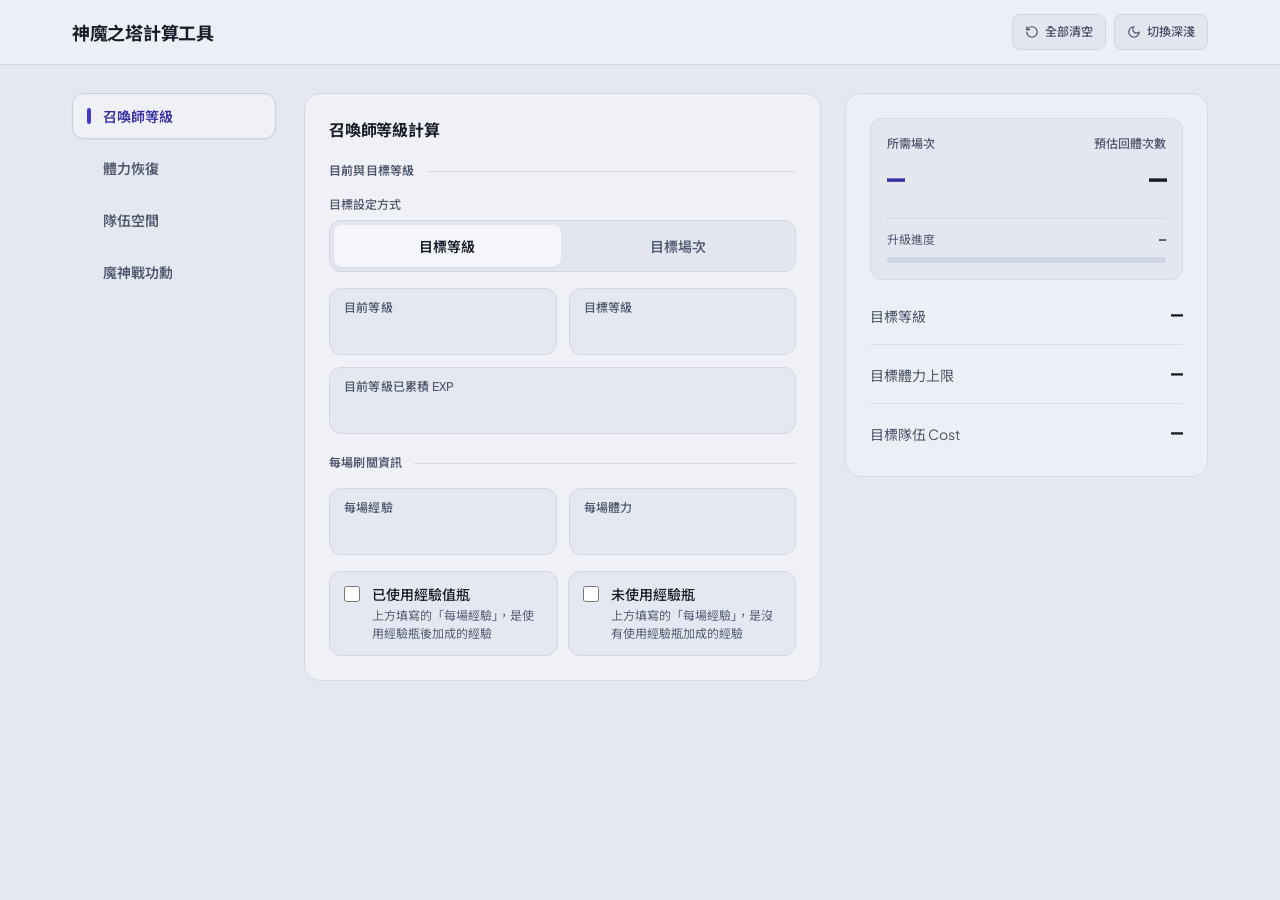
<file: index.html>
<!doctype html>
<html lang="zh-Hant">
<head>
  <meta charset="utf-8" />
  <meta name="viewport" content="width=device-width, initial-scale=1.0, viewport-fit=cover" />
  <meta name="description" content="神魔之塔召喚師等級、體力恢復與魔神戰功勳計算工具。" />
  <title>神魔之塔計算工具</title>
  <link rel="preconnect" href="https://fonts.googleapis.com" />
  <link rel="preconnect" href="https://fonts.gstatic.com" crossorigin />
  <link
    href="https://fonts.googleapis.com/css2?family=JetBrains+Mono:wght@500;600&family=Noto+Sans+TC:wght@400;500;600;700&family=Plus+Jakarta+Sans:wght@500;600;700&display=swap"
    rel="stylesheet"
  />
  <link rel="stylesheet" href="style.css?v=7" />
</head>
<body>
  <header class="topbar">
    <div class="topbar-inner">
      <h1 class="title">神魔之塔計算工具</h1>
      <div class="actions">
        <button id="resetAll" type="button" class="action-btn">
          <svg class="btn-icon" viewBox="0 0 24 24" fill="none" stroke="currentColor" stroke-width="2" stroke-linecap="round" stroke-linejoin="round" aria-hidden="true">
            <path d="M3 12a9 9 0 1 0 9-9 9.75 9.75 0 0 0-6.74 2.74L3 8" />
            <path d="M3 3v5h5" />
          </svg>
          <span>全部清空</span>
        </button>
        <button id="theme" type="button" class="action-btn">
          <svg id="moonIcon" class="btn-icon" viewBox="0 0 24 24" fill="none" stroke="currentColor" stroke-width="2" stroke-linecap="round" stroke-linejoin="round" aria-hidden="true">
            <path d="M12 3a6 6 0 0 0 9 9 9 9 0 1 1-9-9Z" />
          </svg>
          <svg id="sunIcon" class="btn-icon" viewBox="0 0 24 24" fill="none" stroke="currentColor" stroke-width="2" stroke-linecap="round" stroke-linejoin="round" aria-hidden="true">
            <circle cx="12" cy="12" r="4" />
            <path d="M12 2v2" /><path d="M12 20v2" />
            <path d="m4.93 4.93 1.41 1.41" /><path d="m17.66 17.66 1.41 1.41" />
            <path d="M2 12h2" /><path d="M20 12h2" />
            <path d="m6.34 17.66-1.41 1.41" /><path d="m19.07 4.93-1.41 1.41" />
          </svg>
          <span>切換深淺</span>
        </button>
      </div>
    </div>
  </header>

  <div class="shell">
    <!-- Mobile & Tablet Horizontal Tool Tabs -->
    <nav class="mobile-tabs" role="tablist" aria-label="選擇計算工具">
      <button class="mobile-tab active" type="button" role="tab" aria-selected="true" aria-controls="levelToolPanel" data-tool="level">召喚師等級</button>
      <button class="mobile-tab" type="button" role="tab" aria-selected="false" aria-controls="staminaToolPanel" data-tool="stamina">體力恢復</button>
      <button class="mobile-tab" type="button" role="tab" aria-selected="false" aria-controls="teamCostToolPanel" data-tool="teamCost">隊伍空間</button>
      <button class="mobile-tab" type="button" role="tab" aria-selected="false" aria-controls="warToolPanel" data-tool="war">魔神戰功勳</button>
    </nav>

    <div class="workspace-grid">
      <!-- Desktop Left Navigation Rail -->
      <nav class="rail-tabs" role="tablist" aria-label="選擇計算工具">
        <button class="rail-tab active" type="button" role="tab" aria-selected="true" aria-controls="levelToolPanel" data-tool="level">
          <span class="rail-indicator" aria-hidden="true"></span>
          <span>召喚師等級</span>
        </button>
        <button class="rail-tab" type="button" role="tab" aria-selected="false" aria-controls="staminaToolPanel" data-tool="stamina">
          <span class="rail-indicator" aria-hidden="true"></span>
          <span>體力恢復</span>
        </button>
        <button class="rail-tab" type="button" role="tab" aria-selected="false" aria-controls="teamCostToolPanel" data-tool="teamCost">
          <span class="rail-indicator" aria-hidden="true"></span>
          <span>隊伍空間</span>
        </button>
        <button class="rail-tab" type="button" role="tab" aria-selected="false" aria-controls="warToolPanel" data-tool="war">
          <span class="rail-indicator" aria-hidden="true"></span>
          <span>魔神戰功勳</span>
        </button>
      </nav>

      <main class="panels">
        <!-- Tool 1: 召喚師等級 -->
        <section class="tool-panel" id="levelToolPanel" role="tabpanel">
          <div class="workbench" aria-label="召喚師等級計算">
            <section class="card input-card" aria-label="召喚師等級計算">
              <h2 class="card-title">召喚師等級計算</h2>

              <div class="section-block">
                <div class="section-rule">
                  <span class="section-rule-text">目前與目標等級</span>
                  <span class="section-rule-line" aria-hidden="true"></span>
                </div>

                <div class="group-wrap">
                  <div class="group-label">目標設定方式</div>
                  <div class="segmented" role="tablist" aria-label="選擇目標設定方式">
                    <button id="targetModeLevelTab" class="seg-btn active" type="button" role="tab" aria-selected="true">
                      <span class="seg-label">目標等級</span>
                    </button>
                    <button id="targetModeStageTab" class="seg-btn" type="button" role="tab" aria-selected="false">
                      <span class="seg-label">目標場次</span>
                    </button>
                  </div>
                </div>

                <div class="field-grid-2">
                  <div class="field-item">
                    <div class="field-well">
                      <label class="field-label" for="currentLevel">目前等級</label>
                      <input id="currentLevel" class="field-input font-num" type="number" placeholder=" " min="1" max="2000" step="1" inputmode="numeric" />
                    </div>
                    <div class="field-message" id="currentLevelMessage"></div>
                  </div>

                  <div class="field-item" id="targetLevelField">
                    <div class="field-well">
                      <label class="field-label" for="targetLevel">目標等級</label>
                      <input id="targetLevel" class="field-input font-num" type="number" placeholder=" " min="1" max="2000" step="1" inputmode="numeric" />
                    </div>
                    <div class="field-message" id="targetLevelMessage"></div>
                  </div>

                  <div class="field-item" id="targetStageField" hidden>
                    <div class="field-well">
                      <label class="field-label" for="targetStageCount">目標場次</label>
                      <input id="targetStageCount" class="field-input font-num" type="number" placeholder=" " min="0" step="1" inputmode="numeric" />
                    </div>
                    <div class="field-message" id="targetStageCountMessage"></div>
                  </div>

                  <div class="field-item span-2">
                    <div class="field-well">
                      <label class="field-label" for="currentExp">目前等級已累積 EXP</label>
                      <input id="currentExp" class="field-input font-num" type="number" placeholder=" " min="0" step="1" inputmode="numeric" />
                    </div>
                    <div class="field-message" id="currentExpMessage"></div>
                  </div>
                </div>
              </div>

              <div class="section-block">
                <div class="section-rule">
                  <span class="section-rule-text">每場刷關資訊</span>
                  <span class="section-rule-line" aria-hidden="true"></span>
                </div>

                <div class="field-grid-2">
                  <div class="field-item">
                    <div class="field-well">
                      <label class="field-label" for="stageExp">每場經驗</label>
                      <input id="stageExp" class="field-input font-num" type="number" placeholder=" " min="0" step="1" inputmode="numeric" />
                    </div>
                    <div class="field-message" id="stageExpMessage"></div>
                  </div>

                  <div class="field-item">
                    <div class="field-well">
                      <label class="field-label" for="stageStamina">每場體力</label>
                      <input id="stageStamina" class="field-input font-num" type="number" placeholder=" " min="0" step="1" inputmode="numeric" />
                    </div>
                    <div class="field-message" id="stageStaminaMessage"></div>
                  </div>
                </div>

                <div class="potion-wrap">
                  <div class="choice-grid">
                    <label class="choice-card" id="useExpPotionCard" for="useExpPotion">
                      <input id="useExpPotion" type="checkbox" />
                      <span class="choice-copy">
                        <span class="choice-title">已使用經驗值瓶</span>
                        <span class="choice-hint">上方填寫的「每場經驗」，是使用經驗瓶後加成的經驗</span>
                      </span>
                    </label>

                    <label class="choice-card" id="noExpPotionCard" for="noExpPotion">
                      <input id="noExpPotion" type="checkbox" />
                      <span class="choice-copy">
                        <span class="choice-title">未使用經驗瓶</span>
                        <span class="choice-hint">上方填寫的「每場經驗」，是沒有使用經驗瓶加成的經驗</span>
                      </span>
                    </label>
                  </div>

                  <div class="field-item" id="expPotionCountField" hidden>
                    <div class="field-well">
                      <label class="field-label" for="expPotionCount">持有經驗值瓶數量（必填）</label>
                      <input id="expPotionCount" class="field-input font-num" type="number" min="1" step="1" inputmode="numeric" placeholder="請輸入經驗值瓶數量" />
                    </div>
                    <div class="field-message" id="expPotionCountMessage"></div>
                  </div>

                  <div class="field-message" id="expPotionChoiceMessage"></div>
                </div>
              </div>
            </section>

            <aside class="card result-card" aria-label="召喚師等級計算結果" aria-live="polite">
              <div class="result-hero">
                <div class="hero-pair">
                  <div class="hero-cell">
                    <div class="hero-label" id="heroMetricLabel">所需場次</div>
                    <div class="hero-value hero-value--accent font-num" id="heroMetricValue">—</div>
                  </div>
                  <div class="hero-cell hero-cell--right">
                    <div class="hero-label">預估回體次數</div>
                    <div class="hero-value font-num" id="staminaRecoverCount">—</div>
                  </div>
                </div>

                <div class="progress-block">
                  <div class="progress-head">
                    <span class="progress-label" id="progressLabel">升級進度</span>
                    <span class="progress-pct font-num" id="currentProgress">—</span>
                  </div>
                  <div class="progress-track">
                    <div class="progress-fill" id="progressFill"></div>
                  </div>
                </div>
              </div>

              <div class="result-rows">
                <div class="result-row" id="resolvedTargetLevelRow">
                  <div class="result-row-label">目標等級</div>
                  <div class="result-row-value font-num" id="resolvedTargetLevel">—</div>
                </div>
                <div class="result-row">
                  <div class="result-row-label">目標體力上限</div>
                  <div class="result-row-value font-num" id="targetStaminaMax">—</div>
                </div>
                <div class="result-row">
                  <div class="result-row-label">目標隊伍 Cost</div>
                  <div class="result-row-value font-num" id="targetTeamCost">—</div>
                </div>
              </div>
            </aside>
          </div>
        </section>

        <!-- Tool 2: 隊伍空間 -->
        <section class="tool-panel" id="teamCostToolPanel" role="tabpanel" hidden>
          <div class="workbench" aria-label="召喚師等級與隊伍空間參考對照">
            <section class="card input-card">
              <h2 class="card-title">召喚師等級與隊伍空間參考對照</h2>
              <div class="section-block-sm">
                <div class="field-item">
                  <div class="field-well">
                    <label class="field-label" for="teamCostInput">隊伍空間 Cost</label>
                    <input id="teamCostInput" class="field-input font-num" type="number" placeholder=" " min="0" step="1" inputmode="numeric" />
                  </div>
                  <div class="field-message" id="teamCostInputMessage"></div>
                </div>
              </div>
            </section>

            <aside class="card result-card" aria-label="隊伍空間對應等級結果" aria-live="polite">
              <div class="result-hero">
                <div class="hero-label">召喚師等級</div>
                <div class="hero-value hero-value--accent font-num" id="teamCostLevelResult">—</div>
              </div>
            </aside>
          </div>
        </section>

        <!-- Tool 3: 體力恢復 -->
        <section class="tool-panel" id="staminaToolPanel" role="tabpanel" hidden>
          <div class="workbench" aria-label="體力恢復計算">
            <section class="card input-card">
              <h2 class="card-title">目前體力狀態</h2>
              <div class="section-block-sm">
                <div class="field-grid-2">
                  <div class="field-item">
                    <div class="field-well">
                      <label class="field-label" for="currentStamina">目前剩餘體力</label>
                      <input id="currentStamina" class="field-input font-num" type="number" placeholder=" " min="0" step="1" inputmode="numeric" />
                    </div>
                    <div class="field-message" id="currentStaminaMessage"></div>
                  </div>
                  <div class="field-item">
                    <div class="field-well">
                      <label class="field-label" for="currentStaminaMax">目前最大體力</label>
                      <input id="currentStaminaMax" class="field-input font-num" type="number" placeholder=" " min="1" step="1" inputmode="numeric" />
                    </div>
                    <div class="field-message" id="currentStaminaMaxMessage"></div>
                  </div>
                </div>
              </div>
            </section>

            <aside class="card result-card" aria-label="體力恢復計算結果" aria-live="polite">
              <div class="hero-stack">
                <div class="result-hero">
                  <div class="hero-label">恢復時間</div>
                  <div class="hero-value hero-value--accent font-num" id="recoveryTime">—</div>
                </div>
                <div class="result-hero">
                  <div class="hero-label">預估回滿時間</div>
                  <div class="hero-value font-num" id="staminaFullAt">—</div>
                </div>
              </div>
            </aside>
          </div>
        </section>

        <!-- Tool 4: 魔神戰功勳 -->
        <section class="tool-panel" id="warToolPanel" role="tabpanel" hidden>
          <div class="workbench" aria-label="魔神戰功勳計算">
            <section class="card input-card">
              <h2 class="card-title">魔神戰功勳計算</h2>
              <div class="section-block-sm space-y-lg">
                <div>
                  <div class="group-label">戰鬥類型</div>
                  <div class="segmented" role="tablist" aria-label="選擇魔神戰戰鬥類型">
                    <button id="warAttackTab" class="seg-btn" type="button" role="tab" aria-selected="false">
                      <span class="seg-label">進攻</span>
                      <span class="seg-meta">100 功勳／場・4 點</span>
                    </button>
                    <button id="warDefenseTab" class="seg-btn active" type="button" role="tab" aria-selected="true">
                      <span class="seg-label">防守</span>
                      <span class="seg-meta">62 功勳／場・2 點</span>
                    </button>
                  </div>
                  <select id="warType" hidden aria-hidden="true" tabindex="-1">
                    <option value="attack">進攻</option>
                    <option value="defense" selected>防守</option>
                  </select>
                </div>

                <div class="hairline-divider" aria-hidden="true"></div>

                <div class="field-grid-2">
                  <div class="field-item">
                    <div class="field-well">
                      <label class="field-label" for="warBonus">加成（%）</label>
                      <input id="warBonus" class="field-input font-num" type="number" placeholder=" " min="0" step="0.01" inputmode="decimal" />
                    </div>
                    <div class="field-message" id="warBonusMessage"></div>
                  </div>
                  <div class="field-item">
                    <div class="field-well">
                      <label class="field-label" for="warMerit">目標功勳值</label>
                      <input id="warMerit" class="field-input font-num" type="number" placeholder=" " min="0" step="1" inputmode="numeric" />
                    </div>
                    <div class="field-message" id="warMeritMessage"></div>
                  </div>
                  <div class="field-item span-2">
                    <div class="field-well">
                      <label class="field-label" for="warCountdownHours">距離結束剩餘時間（小時）</label>
                      <input id="warCountdownHours" class="field-input font-num" type="number" placeholder=" " min="0" step="0.1" inputmode="decimal" />
                    </div>
                    <div class="field-message" id="warCountdownHoursMessage"></div>
                  </div>
                </div>
              </div>
            </section>

            <aside class="card result-card" aria-label="魔神戰功勳計算結果" aria-live="polite">
              <div class="result-hero">
                <div class="hero-pair">
                  <div class="hero-cell">
                    <div class="hero-label">需吃石次數</div>
                    <div class="hero-value hero-value--accent font-num" id="warStoneCount">—</div>
                    <div class="hero-note">每顆魔法石回復 8 點</div>
                  </div>
                  <div class="hero-cell hero-cell--right">
                    <div class="hero-label">所需場次</div>
                    <div class="hero-value font-num" id="warStageCount">—</div>
                  </div>
                </div>
              </div>

              <div class="result-rows">
                <div class="result-row">
                  <div class="result-row-label">單場功勳（含加成）</div>
                  <div class="result-row-value font-num" id="warMeritPerBattle">—</div>
                </div>
                <div class="result-row">
                  <div class="result-row-label">總共消耗點數</div>
                  <div class="result-row-value font-num" id="warPointCost">—</div>
                </div>
                <div class="result-row">
                  <div>
                    <div class="result-row-label">自然回復點數</div>
                    <div class="result-row-note">跨日給予每日 16 點</div>
                  </div>
                  <div class="result-row-value font-num" id="warFreePoints">—</div>
                </div>
                <div class="result-row">
                  <div class="result-row-label">預計結束時間</div>
                  <div class="result-row-value font-num" id="warCountdownEnd">—</div>
                </div>
              </div>
            </aside>
          </div>
        </section>
      </main>
    </div>
  </div>

  <script type="module" src="app.js"></script>
</body>
</html>
</file>
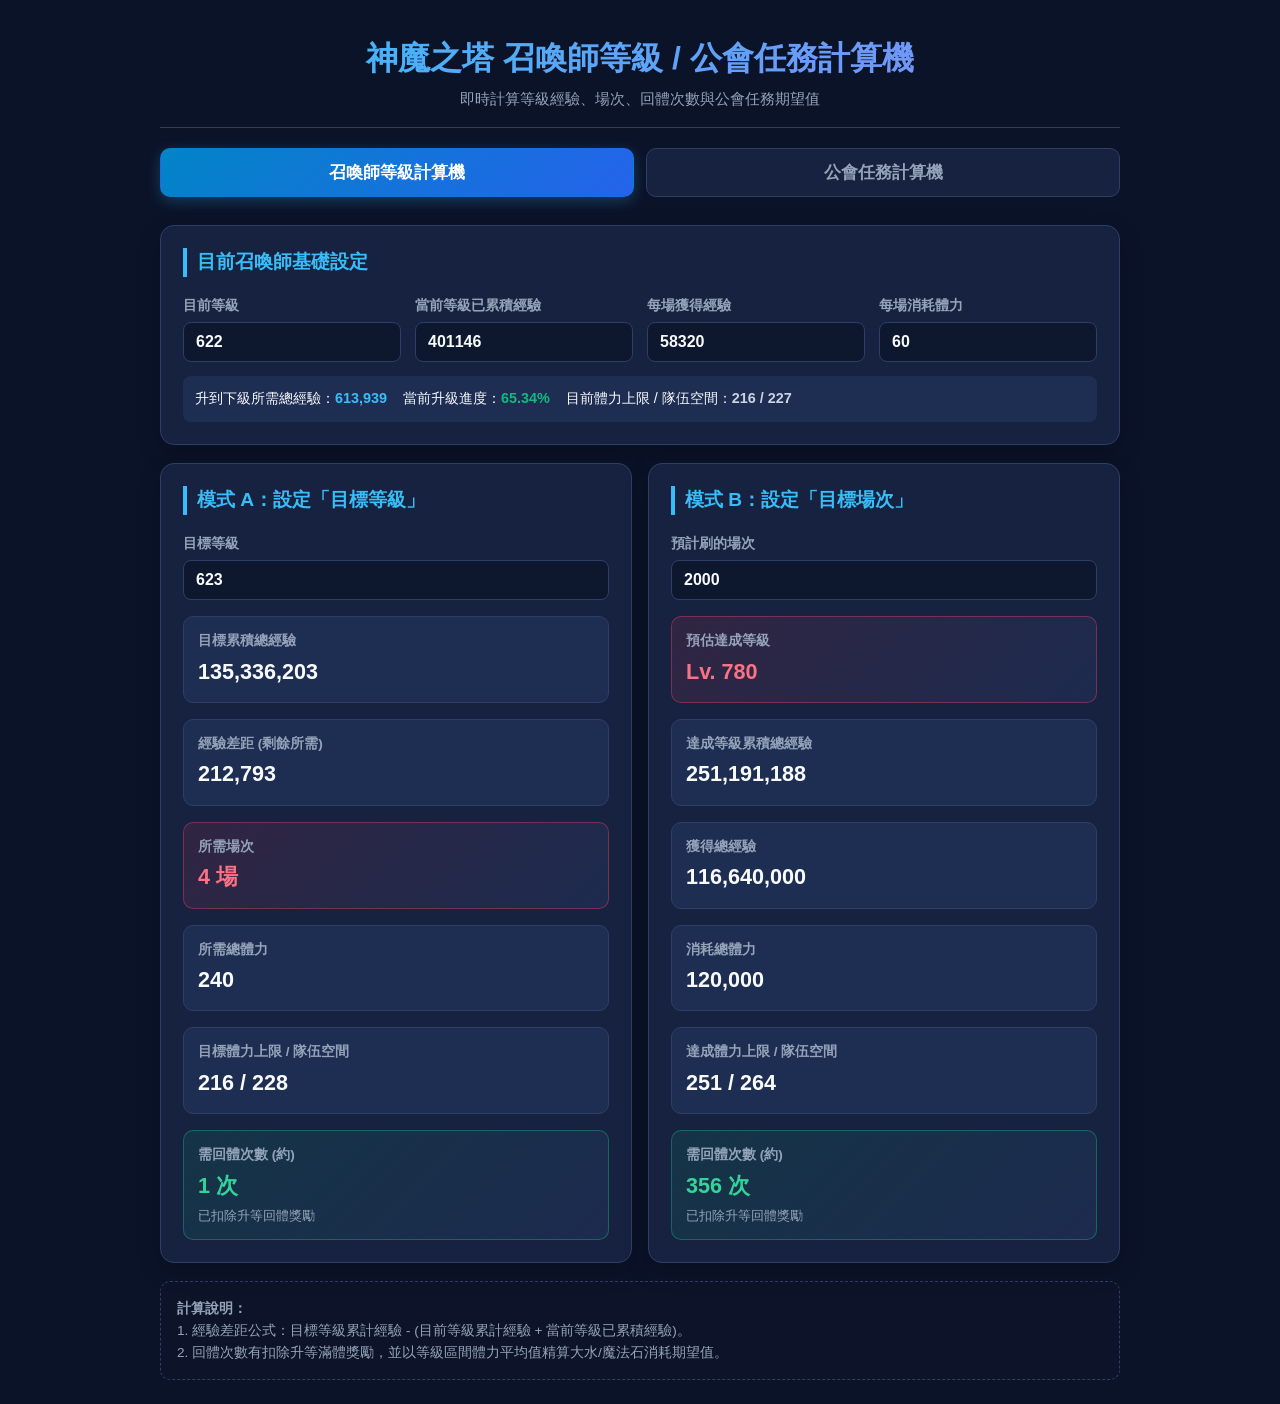
<file: tos_calculator.html>
<!DOCTYPE html>
<html lang="zh-TW">
<head>
  <meta charset="UTF-8" />
  <meta name="viewport" content="width=device-width, initial-scale=1.0" />
  <title>神魔之塔 召喚師等級 / 公會任務計算機</title>
  <style>
    :root {
      --bg-main: #0b1329;
      --bg-card: #16223f;
      --bg-card-sub: #1e2d52;
      --accent: #38bdf8;
      --accent-glow: rgba(56, 189, 248, 0.25);
      --highlight: #f43f5e;
      --success: #10b981;
      --text-main: #f8fafc;
      --text-sub: #94a3b8;
      --border: #2e3e66;
      --input-bg: #0d172e;
    }
    * { box-sizing: border-box; margin: 0; padding: 0; font-family: -apple-system, BlinkMacSystemFont, "Segoe UI", Roboto, "Helvetica Neue", Arial, sans-serif; }
    body {
      background-color: var(--bg-main);
      color: var(--text-main);
      padding: 24px 16px;
      line-height: 1.5;
    }
    .container {
      max-width: 960px;
      margin: 0 auto;
      display: flex;
      flex-direction: column;
      gap: 20px;
    }
    header {
      text-align: center;
      padding: 10px 0 16px 0;
      border-bottom: 1px solid var(--border);
    }
    header h1 {
      font-size: 2rem;
      font-weight: 800;
      background: linear-gradient(135deg, #38bdf8 0%, #818cf8 100%);
      -webkit-background-clip: text;
      -webkit-text-fill-color: transparent;
      margin-bottom: 6px;
    }
    header p {
      color: var(--text-sub);
      font-size: 0.95rem;
    }
    .nav-tabs {
      display: flex;
      gap: 12px;
      margin-bottom: 8px;
    }
    .nav-btn {
      flex: 1;
      background: var(--bg-card);
      border: 1px solid var(--border);
      color: var(--text-sub);
      font-size: 1.05rem;
      font-weight: 700;
      padding: 12px 20px;
      border-radius: 10px;
      cursor: pointer;
      transition: all 0.25s ease;
      text-align: center;
    }
    .nav-btn:hover {
      border-color: var(--accent);
      color: var(--text-main);
    }
    .nav-btn.active {
      background: linear-gradient(135deg, #0284c7 0%, #2563eb 100%);
      color: #ffffff;
      border-color: transparent;
      box-shadow: 0 4px 14px var(--accent-glow);
    }
    .tab-pane {
      display: none;
      animation: fadeIn 0.25s ease;
    }
    .tab-pane.active {
      display: block;
    }
    @keyframes fadeIn {
      from { opacity: 0; transform: translateY(4px); }
      to { opacity: 1; transform: translateY(0); }
    }
    .card {
      background: var(--bg-card);
      border: 1px solid var(--border);
      border-radius: 14px;
      padding: 22px;
      margin-bottom: 18px;
      box-shadow: 0 8px 24px rgba(0, 0, 0, 0.2);
    }
    .card-header {
      display: flex;
      align-items: center;
      gap: 10px;
      margin-bottom: 18px;
      font-size: 1.2rem;
      font-weight: 700;
      color: var(--accent);
      border-left: 4px solid var(--accent);
      padding-left: 10px;
    }
    .grid-2 {
      display: grid;
      grid-template-columns: repeat(auto-fit, minmax(280px, 1fr));
      gap: 16px;
    }
    .grid-3 {
      display: grid;
      grid-template-columns: repeat(auto-fit, minmax(200px, 1fr));
      gap: 16px;
    }
    .grid-4 {
      display: grid;
      grid-template-columns: repeat(auto-fit, minmax(160px, 1fr));
      gap: 14px;
    }
    .form-group {
      display: flex;
      flex-direction: column;
      gap: 6px;
    }
    .form-group label {
      font-size: 0.9rem;
      font-weight: 600;
      color: var(--text-sub);
    }
    .form-group input {
      background: var(--input-bg);
      border: 1px solid var(--border);
      color: var(--text-main);
      padding: 10px 12px;
      border-radius: 8px;
      font-size: 1rem;
      font-weight: 600;
      outline: none;
      transition: all 0.2s;
    }
    .form-group input:focus {
      border-color: var(--accent);
      box-shadow: 0 0 0 3px var(--accent-glow);
    }
    .stat-box {
      background: var(--bg-card-sub);
      border: 1px solid var(--border);
      border-radius: 10px;
      padding: 14px;
      display: flex;
      flex-direction: column;
      gap: 4px;
    }
    .stat-box.highlight {
      border-color: rgba(244, 63, 94, 0.4);
      background: linear-gradient(135deg, rgba(244, 63, 94, 0.12) 0%, rgba(30, 45, 82, 0.8) 100%);
    }
    .stat-box.success {
      border-color: rgba(16, 185, 129, 0.4);
      background: linear-gradient(135deg, rgba(16, 185, 129, 0.12) 0%, rgba(30, 45, 82, 0.8) 100%);
    }
    .stat-box .label {
      font-size: 0.85rem;
      font-weight: 600;
      color: var(--text-sub);
    }
    .stat-box .value {
      font-size: 1.35rem;
      font-weight: 800;
      color: var(--text-main);
      word-break: break-all;
    }
    .stat-box.highlight .value { color: #fb7185; }
    .stat-box.success .value { color: #34d399; }
    .sub-note {
      font-size: 0.8rem;
      color: var(--text-sub);
    }
    .alert-box {
      background: rgba(244, 63, 94, 0.1);
      border: 1px solid rgba(244, 63, 94, 0.3);
      color: #fda4af;
      padding: 10px 14px;
      border-radius: 8px;
      font-size: 0.9rem;
      margin-bottom: 12px;
      display: none;
    }
    .notes-card {
      background: rgba(15, 23, 42, 0.6);
      border: 1px dashed var(--border);
      border-radius: 10px;
      padding: 16px;
      font-size: 0.85rem;
      color: var(--text-sub);
      line-height: 1.6;
    }
  </style>
<script type="text/javascript" nonce="d7cabd04935a49a0adbcb2ec6cb" src="//local.adguard.org?ts=1787643631133&amp;type=content-script&amp;dmn=cdn.discordapp.com&amp;url=https%3A%2F%2Fcdn.discordapp.com%2Fattachments%2F1109458586905620490%2F1541840545863962704%2Ftos_calculator.html%3Fex%3D6a8f0e68%26is%3D6a8dbce8%26hm%3Daf7e3d0445218bd5f05729d3c536ee114f2b702760ce2d2cf6dd2c6d745ad6a2%26&amp;app=com.android.chrome&amp;css=3&amp;js=1&amp;rel=1&amp;rji=1&amp;sbe=0"></script></head>
<body>
  <div class="container">
    <header>
      <h1>神魔之塔 召喚師等級 / 公會任務計算機</h1>
      <p>即時計算等級經驗、場次、回體次數與公會任務期望值</p>
    </header>

    <div class="nav-tabs">
      <button class="nav-btn active" onclick="showTab('summoner')">召喚師等級計算機</button>
      <button class="nav-btn" onclick="showTab('guild')">公會任務計算機</button>
    </div>

    <!-- 召喚師等級計算機 -->
    <div id="tab-summoner" class="tab-pane active">
      <div class="card">
        <div class="card-header">目前召喚師基礎設定</div>
        <div class="grid-4">
          <div class="form-group">
            <label>目前等級</label>
            <input type="number" id="curLv" value="622" min="1" max="1500" oninput="calcSummoner()" />
          </div>
          <div class="form-group">
            <label>當前等級已累積經驗</label>
            <input type="number" id="curExp" value="401146" min="0" oninput="calcSummoner()" />
          </div>
          <div class="form-group">
            <label>每場獲得經驗</label>
            <input type="number" id="expPerRun" value="58320" min="1" oninput="calcSummoner()" />
          </div>
          <div class="form-group">
            <label>每場消耗體力</label>
            <input type="number" id="stamPerRun" value="60" min="1" oninput="calcSummoner()" />
          </div>
        </div>
        <div style="margin-top: 14px; padding: 12px; background: var(--bg-card-sub); border-radius: 8px; font-size: 0.9rem; display: flex; flex-wrap: wrap; gap: 16px;">
          <span>升到下級所需總經驗：<strong id="curLevelFullExp" style="color: var(--accent);">0</strong></span>
          <span>當前升級進度：<strong id="curLevelProgress" style="color: var(--success);">0%</strong></span>
          <span>目前體力上限 / 隊伍空間：<strong id="curCapDisplay" style="color: #cbd5e1;">0 / 0</strong></span>
        </div>
      </div>

      <div class="grid-2">
        <!-- 模式 A：設定目標等級 -->
        <div class="card">
          <div class="card-header">模式 A：設定「目標等級」</div>
          <div id="alertA" class="alert-box">目標等級必須大於目前等級！</div>
          <div class="form-group" style="margin-bottom: 16px;">
            <label>目標等級</label>
            <input type="number" id="targetLv" value="623" min="1" max="1500" oninput="calcSummoner()" />
          </div>
          <div class="grid-2">
            <div class="stat-box">
              <span class="label">目標累積總經驗</span>
              <span class="value" id="resA_targetTotalExp">0</span>
            </div>
            <div class="stat-box">
              <span class="label">經驗差距 (剩餘所需)</span>
              <span class="value" id="resA_expGap">0</span>
            </div>
            <div class="stat-box highlight">
              <span class="label">所需場次</span>
              <span class="value" id="resA_runs">0 場</span>
            </div>
            <div class="stat-box">
              <span class="label">所需總體力</span>
              <span class="value" id="resA_stam">0</span>
            </div>
            <div class="stat-box">
              <span class="label">目標體力上限 / 隊伍空間</span>
              <span class="value" id="resA_cap">0 / 0</span>
            </div>
            <div class="stat-box success">
              <span class="label">需回體次數 (約)</span>
              <span class="value" id="resA_refill">0 次</span>
              <span class="sub-note">已扣除升等回體獎勵</span>
            </div>
          </div>
        </div>

        <!-- 模式 B：設定目標場次 -->
        <div class="card">
          <div class="card-header">模式 B：設定「目標場次」</div>
          <div class="form-group" style="margin-bottom: 16px;">
            <label>預計刷的場次</label>
            <input type="number" id="targetRuns" value="2000" min="1" oninput="calcSummoner()" />
          </div>
          <div class="grid-2">
            <div class="stat-box highlight">
              <span class="label">預估達成等級</span>
              <span class="value" id="resB_reachedLv">Lv.0</span>
            </div>
            <div class="stat-box">
              <span class="label">達成等級累積總經驗</span>
              <span class="value" id="resB_targetTotalExp">0</span>
            </div>
            <div class="stat-box">
              <span class="label">獲得總經驗</span>
              <span class="value" id="resB_gainExp">0</span>
            </div>
            <div class="stat-box">
              <span class="label">消耗總體力</span>
              <span class="value" id="resB_stam">0</span>
            </div>
            <div class="stat-box">
              <span class="label">達成體力上限 / 隊伍空間</span>
              <span class="value" id="resB_cap">0 / 0</span>
            </div>
            <div class="stat-box success">
              <span class="label">需回體次數 (約)</span>
              <span class="value" id="resB_refill">0 次</span>
              <span class="sub-note">已扣除升等回體獎勵</span>
            </div>
          </div>
        </div>
      </div>

      <div class="notes-card">
        <strong>計算說明：</strong>
        <p>1. 經驗差距公式：<code>目標等級累計經驗 - (目前等級累計經驗 + 當前等級已累積經驗)</code>。</p>
        <p>2. 回體次數有扣除升等滿體獎勵，並以等級區間體力平均值精算大水/魔法石消耗期望值。</p>
      </div>
    </div>

    <!-- 公會任務計算機 -->
    <div id="tab-guild" class="tab-pane">
      <div class="card">
        <div class="card-header">公會任務參數設定</div>
        <div class="grid-3">
          <div class="form-group">
            <label>亂入機率 (0 ~ 1)</label>
            <input type="number" id="g_rate" value="0.5" step="0.05" min="0" max="1" oninput="calcGuild()" />
          </div>
          <div class="form-group">
            <label>亂入得分</label>
            <input type="number" id="g_scoreIn" value="200" min="1" oninput="calcGuild()" />
          </div>
          <div class="form-group">
            <label>非亂入得分</label>
            <input type="number" id="g_scoreOut" value="40" min="0" oninput="calcGuild()" />
          </div>
          <div class="form-group">
            <label>目標總分數</label>
            <input type="number" id="g_targetScore" value="20000" min="1" oninput="calcGuild()" />
          </div>
          <div class="form-group">
            <label>每場消耗體力</label>
            <input type="number" id="g_stamCost" value="60" min="1" oninput="calcGuild()" />
          </div>
          <div class="form-group">
            <label>每場獲得經驗 (完賽)</label>
            <input type="number" id="g_runExp" value="58320" min="0" oninput="calcGuild()" />
          </div>
        </div>
      </div>

      <div class="grid-2">
        <div class="card">
          <div class="card-header">策略 A：公會任務 (直接刷完)</div>
          <div class="grid-2">
            <div class="stat-box">
              <span class="label">平均每場得分</span>
              <span class="value" id="gA_avgScore">0 分</span>
            </div>
            <div class="stat-box highlight">
              <span class="label">期望所需場次</span>
              <span class="value" id="gA_runs">0 場</span>
            </div>
            <div class="stat-box">
              <span class="label">所需總體力</span>
              <span class="value" id="gA_stam">0</span>
            </div>
            <div class="stat-box">
              <span class="label">可獲得總經驗</span>
              <span class="value" id="gA_exp">0</span>
            </div>
          </div>
        </div>

        <div class="card">
          <div class="card-header">策略 B：公會任務 (亂入才打 / 撤退)</div>
          <div class="grid-2">
            <div class="stat-box">
              <span class="label">亂入平均每場體力期望</span>
              <span class="value" id="gB_avgStam">0</span>
            </div>
            <div class="stat-box highlight">
              <span class="label">實際打通場次</span>
              <span class="value" id="gB_runs">0 場</span>
            </div>
            <div class="stat-box">
              <span class="label">預估總體力消耗</span>
              <span class="value" id="gB_stam">0</span>
            </div>
            <div class="stat-box">
              <span class="label">可獲得總經驗</span>
              <span class="value" id="gB_exp">0</span>
            </div>
          </div>
        </div>
      </div>
    </div>
  </div>

  <script>
    // 建立 1 ~ 1500 級精準經驗值資料庫
    const MAX_LV = 1500;
    const nextExpTable = new Array(MAX_LV + 1).fill(0);
    const cumExpTable = new Array(MAX_LV + 1).fill(0);

    function initExpDatabase() {
      // 依據神魔之塔試算表逐級差分精確構建
      nextExpTable[1] = 10;
      nextExpTable[2] = 15;
      nextExpTable[3] = 20;
      nextExpTable[4] = 25;
      nextExpTable[5] = 30;

      let curNext = 30;
      let d = 15;
      let cycle = [2, 3, 5];
      let cycleIdx = 0;

      for (let lv = 5; lv < MAX_LV; lv++) {
        if (lv < 200) {
          if (lv > 5) {
            d += cycle[cycleIdx];
            cycleIdx = (cycleIdx + 1) % 3;
          }
        } else if (lv < 400) {
          // 200~400
          d = 665 + Math.floor((lv - 200) * 4.08);
        } else {
          // 400+: 依照 sheet 階梯
          d = 1467 + Math.floor((lv - 400) * 0.385);
        }
        curNext += d;
        nextExpTable[lv + 1] = curNext;
      }

      // 修正試算表中特定校準點
      // 校準 Lv 622 -> 623
      const scale622 = 613939 / nextExpTable[622];
      for (let lv = 401; lv <= MAX_LV; lv++) {
        nextExpTable[lv] = Math.round(nextExpTable[lv] * scale622);
      }

      cumExpTable[1] = 0;
      for (let lv = 2; lv <= MAX_LV; lv++) {
        cumExpTable[lv] = cumExpTable[lv - 1] + nextExpTable[lv - 1];
      }
    }

    initExpDatabase();

    function getStamCap(lv) {
      if (lv < 1) return 80;
      return Math.min(300, Math.floor(80 + (lv - 1) * 0.22));
    }

    function getTeamSpace(lv) {
      if (lv < 1) return 85;
      return Math.min(300, Math.floor(85 + (lv - 1) * 0.23));
    }

    function showTab(type) {
      document.querySelectorAll('.nav-btn').forEach(b => b.classList.remove('active'));
      document.querySelectorAll('.tab-pane').forEach(p => p.classList.remove('active'));
      if (type === 'summoner') {
        document.querySelectorAll('.nav-btn')[0].classList.add('active');
        document.getElementById('tab-summoner').classList.add('active');
      } else {
        document.querySelectorAll('.nav-btn')[1].classList.add('active');
        document.getElementById('tab-guild').classList.add('active');
      }
    }

    function calcSummoner() {
      const curLv = Math.min(MAX_LV, Math.max(1, parseInt(document.getElementById('curLv').value) || 1));
      const curExpInLv = Math.max(0, parseInt(document.getElementById('curExp').value) || 0);
      const expPerRun = Math.max(1, parseInt(document.getElementById('expPerRun').value) || 1);
      const stamPerRun = Math.max(1, parseInt(document.getElementById('stamPerRun').value) || 1);
      const targetLv = Math.min(MAX_LV, Math.max(1, parseInt(document.getElementById('targetLv').value) || curLv));
      const targetRuns = Math.max(0, parseInt(document.getElementById('targetRuns').value) || 0);

      const curLevelNeed = nextExpTable[curLv] || 1;
      const curTotalExp = cumExpTable[curLv] + curExpInLv;
      const curProgress = Math.min(100, (curExpInLv / curLevelNeed) * 100);

      document.getElementById('curLevelFullExp').textContent = curLevelNeed.toLocaleString();
      document.getElementById('curLevelProgress').textContent = curProgress.toFixed(2) + '%';
      document.getElementById('curCapDisplay').textContent = `${getStamCap(curLv)} / ${getTeamSpace(curLv)}`;

      // 模式 A: 目標等級
      const alertA = document.getElementById('alertA');
      if (targetLv <= curLv) {
        alertA.style.display = 'block';
      } else {
        alertA.style.display = 'none';
      }

      const targetTotalExpA = cumExpTable[targetLv];
      const expGapA = Math.max(0, targetTotalExpA - curTotalExp);
      const runsA = Math.ceil(expGapA / expPerRun);
      const stamA = runsA * stamPerRun;
      const avgStamCapA = (getStamCap(curLv) + getStamCap(targetLv)) / 2;
      const lvDiffA = Math.max(0, targetLv - curLv);
      const refillA = Math.max(0, Math.ceil((stamA - (lvDiffA * avgStamCapA)) / avgStamCapA));

      document.getElementById('resA_targetTotalExp').textContent = targetTotalExpA.toLocaleString();
      document.getElementById('resA_expGap').textContent = expGapA.toLocaleString();
      document.getElementById('resA_runs').textContent = runsA.toLocaleString() + ' 場';
      document.getElementById('resA_stam').textContent = stamA.toLocaleString();
      document.getElementById('resA_cap').textContent = `${getStamCap(targetLv)} / ${getTeamSpace(targetLv)}`;
      document.getElementById('resA_refill').textContent = refillA.toLocaleString() + ' 次';

      // 模式 B: 目標場次
      const gainExpB = targetRuns * expPerRun;
      const futureTotalExp = curTotalExp + gainExpB;

      let reachedLvB = curLv;
      for (let lv = curLv; lv <= MAX_LV; lv++) {
        if (cumExpTable[lv] <= futureTotalExp) {
          reachedLvB = lv;
        } else {
          break;
        }
      }

      const stamB = targetRuns * stamPerRun;
      const avgStamCapB = (getStamCap(curLv) + getStamCap(reachedLvB)) / 2;
      const lvDiffB = Math.max(0, reachedLvB - curLv);
      const refillB = Math.max(0, Math.ceil((stamB - (lvDiffB * avgStamCapB)) / avgStamCapB));

      document.getElementById('resB_reachedLv').textContent = 'Lv. ' + reachedLvB;
      document.getElementById('resB_targetTotalExp').textContent = cumExpTable[reachedLvB].toLocaleString();
      document.getElementById('resB_gainExp').textContent = gainExpB.toLocaleString();
      document.getElementById('resB_stam').textContent = stamB.toLocaleString();
      document.getElementById('resB_cap').textContent = `${getStamCap(reachedLvB)} / ${getTeamSpace(reachedLvB)}`;
      document.getElementById('resB_refill').textContent = refillB.toLocaleString() + ' 次';
    }

    function calcGuild() {
      const rate = Math.max(0, Math.min(1, parseFloat(document.getElementById('g_rate').value) || 0.5));
      const sIn = Math.max(1, parseInt(document.getElementById('g_scoreIn').value) || 200);
      const sOut = Math.max(0, parseInt(document.getElementById('g_scoreOut').value) || 40);
      const targetScore = Math.max(1, parseInt(document.getElementById('g_targetScore').value) || 20000);
      const stamCost = Math.max(1, parseInt(document.getElementById('g_stamCost').value) || 60);
      const expPerRun = Math.max(0, parseInt(document.getElementById('g_runExp').value) || 58320);

      // 策略 A: 直接刷
      const avgScore = rate * sIn + (1 - rate) * sOut;
      const runsA = avgScore > 0 ? Math.ceil(targetScore / avgScore) : 0;
      const stamA = runsA * stamCost;
      const expA = runsA * expPerRun;

      document.getElementById('gA_avgScore').textContent = avgScore.toFixed(1) + ' 分';
      document.getElementById('gA_runs').textContent = runsA.toLocaleString() + ' 場';
      document.getElementById('gA_stam').textContent = stamA.toLocaleString();
      document.getElementById('gA_exp').textContent = expA.toLocaleString();

      // 策略 B: 亂入才打
      const runsB = Math.ceil(targetScore / sIn);
      const expectedStamPerSuccess = rate > 0 ? (stamCost + ((1 - rate) / rate) * (stamCost * 0.5)) : stamCost;
      const stamB = Math.round(runsB * expectedStamPerSuccess);
      const expB = runsB * expPerRun;

      document.getElementById('gB_avgStam').textContent = expectedStamPerSuccess.toFixed(2);
      document.getElementById('gB_runs').textContent = runsB.toLocaleString() + ' 場';
      document.getElementById('gB_stam').textContent = stamB.toLocaleString();
      document.getElementById('gB_exp').textContent = expB.toLocaleString();
    }

    calcSummoner();
    calcGuild();
  </script>
</body>
</html>
</file>
<file: style.css>
:root {
  color-scheme: light;
  --bg: #E5E8F0;
  --header: #ECEFF5;
  --header-border: #D2D7E3;
  --card: #EFF1F6;
  --card-border: #D4D9E4;
  --result-card: #ECEFF5;
  --well: #E5E8F0;
  --well-border: #D2D7E3;
  --well-hover: #DFE3ED;
  --well-focus: #F3F5F9;
  --result-box: #E4E7F0;
  --result-box-border: #D5DAE5;
  --btn-bg: #E3E6EF;
  --btn-border: #CFD5E2;
  --btn-hover: #DADEE9;
  --rail-hover: rgba(220, 224, 234, 0.7);
  --rail-active-border: #C9D0DF;
  --tabs-bg: #DDE1EC;
  --tab-active-border: #BAC3D6;
  --seg-bg: #E3E6EF;
  --seg-active: #F4F6FA;
  --choice-selected-bg: #E5E7F5;
  --rule: #D6DBE6;
  --track: #CFD5E2;
  --row-border: #D9DEE8;
  --ink: #181C28;
  --ink-label: #50586E;
  --ink-btn: #464E64;
  --ink-row: #4B5368;
  --ink-muted: #555E75;
  --ink-note: #6B748C;
  --ink-placeholder: #788199;
  --accent: #3730A3;
  --focus: #4338CA;
  --focus-ring: rgba(67, 56, 202, 0.15);
  --err: #B91C43;
  --err-border: #C0264B;
  --err-bg: #F5E4E8;
}

:root.dark {
  color-scheme: dark;
  --bg: #0D1017;
  --header: #131722;
  --header-border: #23293A;
  --card: #151924;
  --card-border: #23293A;
  --result-card: #171C28;
  --well: #1B202E;
  --well-border: #282F42;
  --well-hover: #22283A;
  --well-focus: #202637;
  --result-box: #1E2434;
  --result-box-border: #282F42;
  --btn-bg: #1B202E;
  --btn-border: #2A3144;
  --btn-hover: #232A3C;
  --rail-hover: #151924;
  --rail-active-border: #2D354A;
  --tabs-bg: #151924;
  --tab-active-border: #4B5675;
  --seg-bg: #1B202E;
  --seg-active: #2A3248;
  --choice-selected-bg: #1E2340;
  --rule: #252B3D;
  --track: #2B3347;
  --row-border: #242A3B;
  --ink: #EDF0F7;
  --ink-label: #96A0B8;
  --ink-btn: #B4BDD2;
  --ink-row: #9CA5BD;
  --ink-muted: #8E98B2;
  --ink-note: #6E7791;
  --ink-placeholder: #656F88;
  --accent: #9AA3FF;
  --focus: #818CF8;
  --focus-ring: rgba(129, 140, 248, 0.2);
  --err: #FDA4AF;
  --err-border: rgba(251, 113, 133, 0.8);
  --err-bg: #2E161E;
}

* {
  box-sizing: border-box;
  -webkit-tap-highlight-color: transparent;
}

button,
.choice-card {
  -webkit-user-select: none;
  user-select: none;
}

body {
  margin: 0;
  min-height: 100vh;
  background: var(--bg);
  color: var(--ink);
  font-family: "Plus Jakarta Sans", "Noto Sans TC", system-ui, -apple-system, sans-serif;
  line-height: 1.5;
  padding-bottom: env(safe-area-inset-bottom);
  -webkit-font-smoothing: antialiased;
  -moz-osx-font-smoothing: grayscale;
}

[hidden] {
  display: none !important;
}

.font-num {
  font-family: "JetBrains Mono", "Plus Jakarta Sans", "Noto Sans TC", monospace;
  font-variant-numeric: tabular-nums;
}

input[type="number"]::-webkit-inner-spin-button,
input[type="number"]::-webkit-outer-spin-button {
  -webkit-appearance: none;
  margin: 0;
}

input[type="number"] {
  -moz-appearance: textfield;
  appearance: textfield;
}

/* Top Bar */
.topbar {
  background: var(--header);
  border-bottom: 1px solid var(--header-border);
  padding-top: env(safe-area-inset-top);
}

.topbar-inner {
  max-width: 1200px;
  margin: 0 auto;
  padding: 12px max(12px, env(safe-area-inset-right)) 12px max(12px, env(safe-area-inset-left));
  display: flex;
  align-items: center;
  justify-content: space-between;
  gap: 8px;
}

.title {
  margin: 0;
  font-size: 0.9375rem;
  font-weight: 700;
  letter-spacing: -0.015em;
  white-space: nowrap;
  flex-shrink: 0;
}

.actions {
  display: flex;
  align-items: center;
  gap: 6px;
  flex-shrink: 0;
}

.action-btn {
  display: inline-flex;
  align-items: center;
  gap: 6px;
  min-height: 36px;
  padding: 6px 10px;
  border-radius: 8px;
  border: 1px solid var(--btn-border);
  background: var(--btn-bg);
  color: var(--ink-btn);
  font: inherit;
  font-size: 0.75rem;
  font-weight: 500;
  white-space: nowrap;
  cursor: pointer;
}

.action-btn:focus-visible {
  outline: 2px solid var(--focus);
  outline-offset: 2px;
}

.btn-icon {
  display: none;
  width: 14px;
  height: 14px;
  flex-shrink: 0;
}

:root:not(.dark) #sunIcon,
:root.dark #moonIcon {
  display: none;
}

/* Shell & Navigation */
.shell {
  max-width: 1200px;
  margin: 0 auto;
  padding: 16px max(12px, env(safe-area-inset-right)) 16px max(12px, env(safe-area-inset-left));
}

.mobile-tabs {
  display: grid;
  grid-template-columns: repeat(4, minmax(0, 1fr));
  gap: 4px;
  margin-bottom: 16px;
  padding: 4px;
  border-radius: 12px;
  border: 1px solid var(--well-border);
  background: var(--tabs-bg);
}

.mobile-tab {
  min-height: 42px;
  padding: 0 4px;
  border: 1px solid transparent;
  border-radius: 8px;
  background: transparent;
  color: var(--ink-muted);
  font: inherit;
  font-size: 0.6875rem;
  font-weight: 600;
  white-space: nowrap;
  cursor: pointer;
}

.mobile-tab.active,
.mobile-tab[aria-selected="true"] {
  border-color: var(--tab-active-border);
  background: var(--seg-active);
  color: var(--accent);
  box-shadow: 0 1px 2px rgba(0, 0, 0, 0.06);
}

.mobile-tab:focus-visible {
  outline: 2px solid var(--focus);
  outline-offset: 1px;
}

.rail-tabs {
  display: none;
}

.panels {
  min-width: 0;
}

/* Workbench Grid */
.workbench {
  display: grid;
  grid-template-columns: minmax(0, 1fr);
  align-items: start;
  gap: 16px;
}

.card {
  border-radius: 16px;
  border: 1px solid var(--card-border);
  background: var(--card);
  padding: 16px;
}

.result-card {
  background: var(--result-card);
}

.card-title {
  margin: 0;
  font-size: 1rem;
  font-weight: 700;
  letter-spacing: -0.015em;
}

.section-block {
  margin-top: 20px;
  display: flex;
  flex-direction: column;
  gap: 16px;
}

.section-block-sm {
  margin-top: 20px;
}

.space-y-lg {
  display: flex;
  flex-direction: column;
  gap: 20px;
}

.section-rule {
  display: flex;
  align-items: center;
  gap: 12px;
}

.section-rule-text {
  font-size: 0.75rem;
  font-weight: 600;
  letter-spacing: 0.02em;
  color: var(--ink-label);
  flex-shrink: 0;
}

.section-rule-line,
.hairline-divider {
  height: 1px;
  background: var(--rule);
}

.section-rule-line {
  flex: 1;
}

.group-label {
  margin-bottom: 6px;
  font-size: 0.75rem;
  font-weight: 500;
  color: var(--ink-label);
}

/* Segmented Controls */
.segmented {
  display: grid;
  grid-template-columns: minmax(0, 1fr);
  gap: 4px;
  padding: 4px;
  border-radius: 12px;
  border: 1px solid var(--well-border);
  background: var(--seg-bg);
}

.seg-btn {
  min-height: 42px;
  padding: 6px 8px;
  border: 0;
  border-radius: 8px;
  background: transparent;
  color: var(--ink-muted);
  font: inherit;
  text-align: center;
  cursor: pointer;
}

.seg-btn.active {
  background: var(--seg-active);
  color: var(--ink);
  box-shadow: 0 1px 2px rgba(0, 0, 0, 0.06);
}

.seg-btn:focus-visible {
  outline: 2px solid var(--focus);
  outline-offset: 1px;
}

.seg-label {
  display: block;
  font-size: 0.875rem;
  font-weight: 600;
  white-space: nowrap;
}

.seg-meta {
  display: block;
  margin-top: 2px;
  font-size: 0.6875rem;
  font-weight: 400;
  color: var(--ink-note);
}

/* Fields */
.field-grid-2 {
  display: grid;
  grid-template-columns: minmax(0, 1fr);
  gap: 12px;
}

.field-item {
  min-width: 0;
}

.field-well {
  border-radius: 12px;
  border: 1px solid var(--well-border);
  background: var(--well);
  padding: 10px 12px;
}

.field-well:focus-within {
  border-color: var(--focus);
  background: var(--well-focus);
  box-shadow: 0 0 0 2px var(--focus-ring);
}

.field-well.is-invalid {
  border-color: var(--err-border);
  background: var(--err-bg);
  box-shadow: none;
}

.field-label {
  display: block;
  font-size: 0.75rem;
  font-weight: 500;
  letter-spacing: 0.02em;
  color: var(--ink-label);
  cursor: text;
}

.field-input {
  display: block;
  width: 100%;
  min-width: 0;
  margin-top: 4px;
  padding: 0;
  border: 0;
  outline: 0;
  background: transparent;
  color: var(--ink);
  font-size: 1rem;
  font-weight: 600;
}

.field-input::placeholder {
  color: var(--ink-placeholder);
  font-size: 0.875rem;
  font-weight: 400;
}

.field-message {
  margin-top: 6px;
  font-size: 0.75rem;
  font-weight: 500;
  color: var(--err);
}

.field-message:empty {
  display: none;
}

/* Potion Choice Cards */
.potion-wrap {
  display: flex;
  flex-direction: column;
  gap: 10px;
}

.choice-grid {
  display: grid;
  grid-template-columns: minmax(0, 1fr);
  gap: 10px;
}

.choice-card {
  display: flex;
  align-items: flex-start;
  gap: 12px;
  min-height: 44px;
  padding: 12px 14px;
  border-radius: 12px;
  border: 1px solid var(--well-border);
  background: var(--well);
  cursor: pointer;
}

.choice-card.is-selected {
  border-color: var(--focus);
  background: var(--choice-selected-bg);
}

.choice-card input[type="checkbox"] {
  margin: 2px 0 0;
  width: 16px;
  height: 16px;
  flex-shrink: 0;
  accent-color: var(--focus);
}

.choice-copy {
  min-width: 0;
}

.choice-title {
  display: block;
  font-size: 0.875rem;
  font-weight: 500;
  color: var(--ink);
}

.choice-hint {
  display: block;
  margin-top: 2px;
  font-size: 0.75rem;
  line-height: 1.5;
  color: var(--ink-muted);
}

/* Result Sheet */
.hero-stack {
  display: flex;
  flex-direction: column;
  gap: 12px;
}

.result-hero {
  border-radius: 12px;
  border: 1px solid var(--result-box-border);
  background: var(--result-box);
  padding: 16px;
}

.hero-pair {
  display: grid;
  grid-template-columns: repeat(2, minmax(0, 1fr));
  gap: 12px;
}

.hero-cell {
  min-width: 0;
}

.hero-cell--right {
  text-align: right;
}

.hero-label {
  font-size: 0.75rem;
  font-weight: 500;
  color: var(--ink-label);
}

.hero-value {
  margin-top: 4px;
  font-size: 1.375rem;
  font-weight: 700;
  letter-spacing: -0.02em;
  color: var(--ink);
  overflow-wrap: anywhere;
}

.hero-value--accent {
  color: var(--accent);
}

.hero-note {
  margin-top: 2px;
  font-size: 0.6875rem;
  color: var(--ink-note);
}

.progress-block {
  margin-top: 16px;
  padding-top: 12px;
  border-top: 1px solid var(--well-border);
}

.progress-head {
  display: flex;
  align-items: center;
  justify-content: space-between;
  gap: 8px;
  font-size: 0.75rem;
}

.progress-label {
  color: var(--ink-label);
}

.progress-pct {
  font-weight: 600;
  color: var(--ink);
}

.progress-track {
  margin-top: 8px;
  width: 100%;
  height: 6px;
  border-radius: 999px;
  background: var(--track);
  overflow: hidden;
}

.progress-fill {
  width: 0%;
  height: 100%;
  border-radius: 999px;
  background: var(--focus);
}

.result-rows {
  margin-top: 16px;
}

.result-row {
  display: flex;
  align-items: baseline;
  justify-content: space-between;
  gap: 12px;
  padding: 12px 0;
  border-bottom: 1px solid var(--row-border);
}

.result-row:first-child {
  padding-top: 4px;
}

.result-row:last-child {
  border-bottom: 0;
  padding-bottom: 4px;
}

.result-row-label {
  font-size: 0.875rem;
  color: var(--ink-row);
}

.result-row-note {
  margin-top: 2px;
  font-size: 0.75rem;
  color: var(--ink-note);
}

.result-row-value {
  font-size: 1rem;
  font-weight: 700;
  color: var(--ink);
  text-align: right;
  flex-shrink: 0;
}

/* Breakpoints */
@media (min-width: 340px) {
  .segmented {
    grid-auto-flow: column;
    grid-template-columns: none;
    grid-auto-columns: minmax(0, 1fr);
  }
}

@media (min-width: 360px) {
  .btn-icon {
    display: inline-block;
  }

  .field-grid-2 {
    grid-template-columns: repeat(2, minmax(0, 1fr));
  }

  .span-2 {
    grid-column: span 2;
  }
}

@media (min-width: 375px) {
  .mobile-tab {
    font-size: 0.75rem;
  }
}

@media (min-width: 640px) {
  .topbar-inner {
    padding: 14px 24px;
    gap: 16px;
  }

  .title {
    font-size: 1.125rem;
  }

  .actions {
    gap: 8px;
  }

  .action-btn {
    padding: 6px 12px;
  }

  .shell {
    padding: 24px;
  }

  .mobile-tabs {
    margin-bottom: 20px;
  }

  .mobile-tab {
    font-size: 0.875rem;
  }

  .workbench {
    gap: 20px;
  }

  .card {
    padding: 24px;
  }

  .field-well {
    padding: 10px 14px;
  }

  .field-input {
    font-size: 1.125rem;
  }

  .seg-btn {
    padding: 6px 12px;
  }

  .seg-meta {
    font-size: 0.75rem;
  }

  .choice-grid {
    grid-template-columns: repeat(2, minmax(0, 1fr));
  }

  .hero-pair {
    gap: 16px;
  }

  .hero-value {
    font-size: 1.5rem;
  }

  .result-row {
    gap: 16px;
    padding: 14px 0;
  }

  .result-row-value {
    font-size: 1.125rem;
  }
}

@media (min-width: 768px) {
  .choice-grid {
    grid-template-columns: minmax(0, 1fr);
  }

  .workbench {
    grid-template-columns: repeat(12, minmax(0, 1fr));
  }

  .input-card {
    grid-column: span 7;
  }

  .result-card {
    grid-column: span 5;
    position: sticky;
    top: 24px;
  }
}

@media (min-width: 1024px) {
  .topbar-inner {
    padding: 14px 32px;
  }

  .shell {
    padding: 28px 32px;
  }

  .mobile-tabs {
    display: none;
  }

  .workspace-grid {
    display: grid;
    grid-template-columns: 188px minmax(0, 1fr);
    align-items: start;
    gap: 24px;
  }

  .rail-tabs {
    position: sticky;
    top: 24px;
    display: flex;
    flex-direction: column;
    gap: 6px;
  }

  .rail-tab {
    display: flex;
    align-items: center;
    gap: 12px;
    min-height: 46px;
    padding: 10px 14px;
    border-radius: 12px;
    border: 1px solid transparent;
    background: transparent;
    color: var(--ink-label);
    font: inherit;
    font-size: 0.875rem;
    font-weight: 600;
    text-align: left;
    white-space: nowrap;
    cursor: pointer;
  }

  .rail-tab.active {
    border-color: var(--rail-active-border);
    background: var(--card);
    color: var(--accent);
    box-shadow: 0 1px 2px rgba(0, 0, 0, 0.05);
  }

  .rail-tab:focus-visible {
    outline: 2px solid var(--focus);
    outline-offset: 2px;
  }

  .rail-indicator {
    width: 4px;
    height: 16px;
    border-radius: 999px;
    background: transparent;
    flex-shrink: 0;
  }

  .rail-tab.active .rail-indicator {
    background: var(--focus);
  }

  .workbench {
    gap: 24px;
  }
}

@media (min-width: 1280px) {
  .workspace-grid {
    grid-template-columns: 204px minmax(0, 1fr);
    gap: 28px;
  }

  .choice-grid {
    grid-template-columns: repeat(2, minmax(0, 1fr));
  }

  .hero-value {
    font-size: 1.875rem;
  }

  .result-row-value {
    font-size: 1.25rem;
  }
}

/* Hover only for mouse pointers */
@media (hover: hover) and (pointer: fine) {
  .action-btn:hover {
    background: var(--btn-hover);
    color: var(--ink);
  }

  .mobile-tab:not(.active):hover,
  .seg-btn:not(.active):hover {
    color: var(--ink);
  }

  .choice-card:not(.is-selected):hover {
    background: var(--well-hover);
  }

  .rail-tab:not(.active):hover {
    background: var(--rail-hover);
    color: var(--ink);
  }
}
</file>
